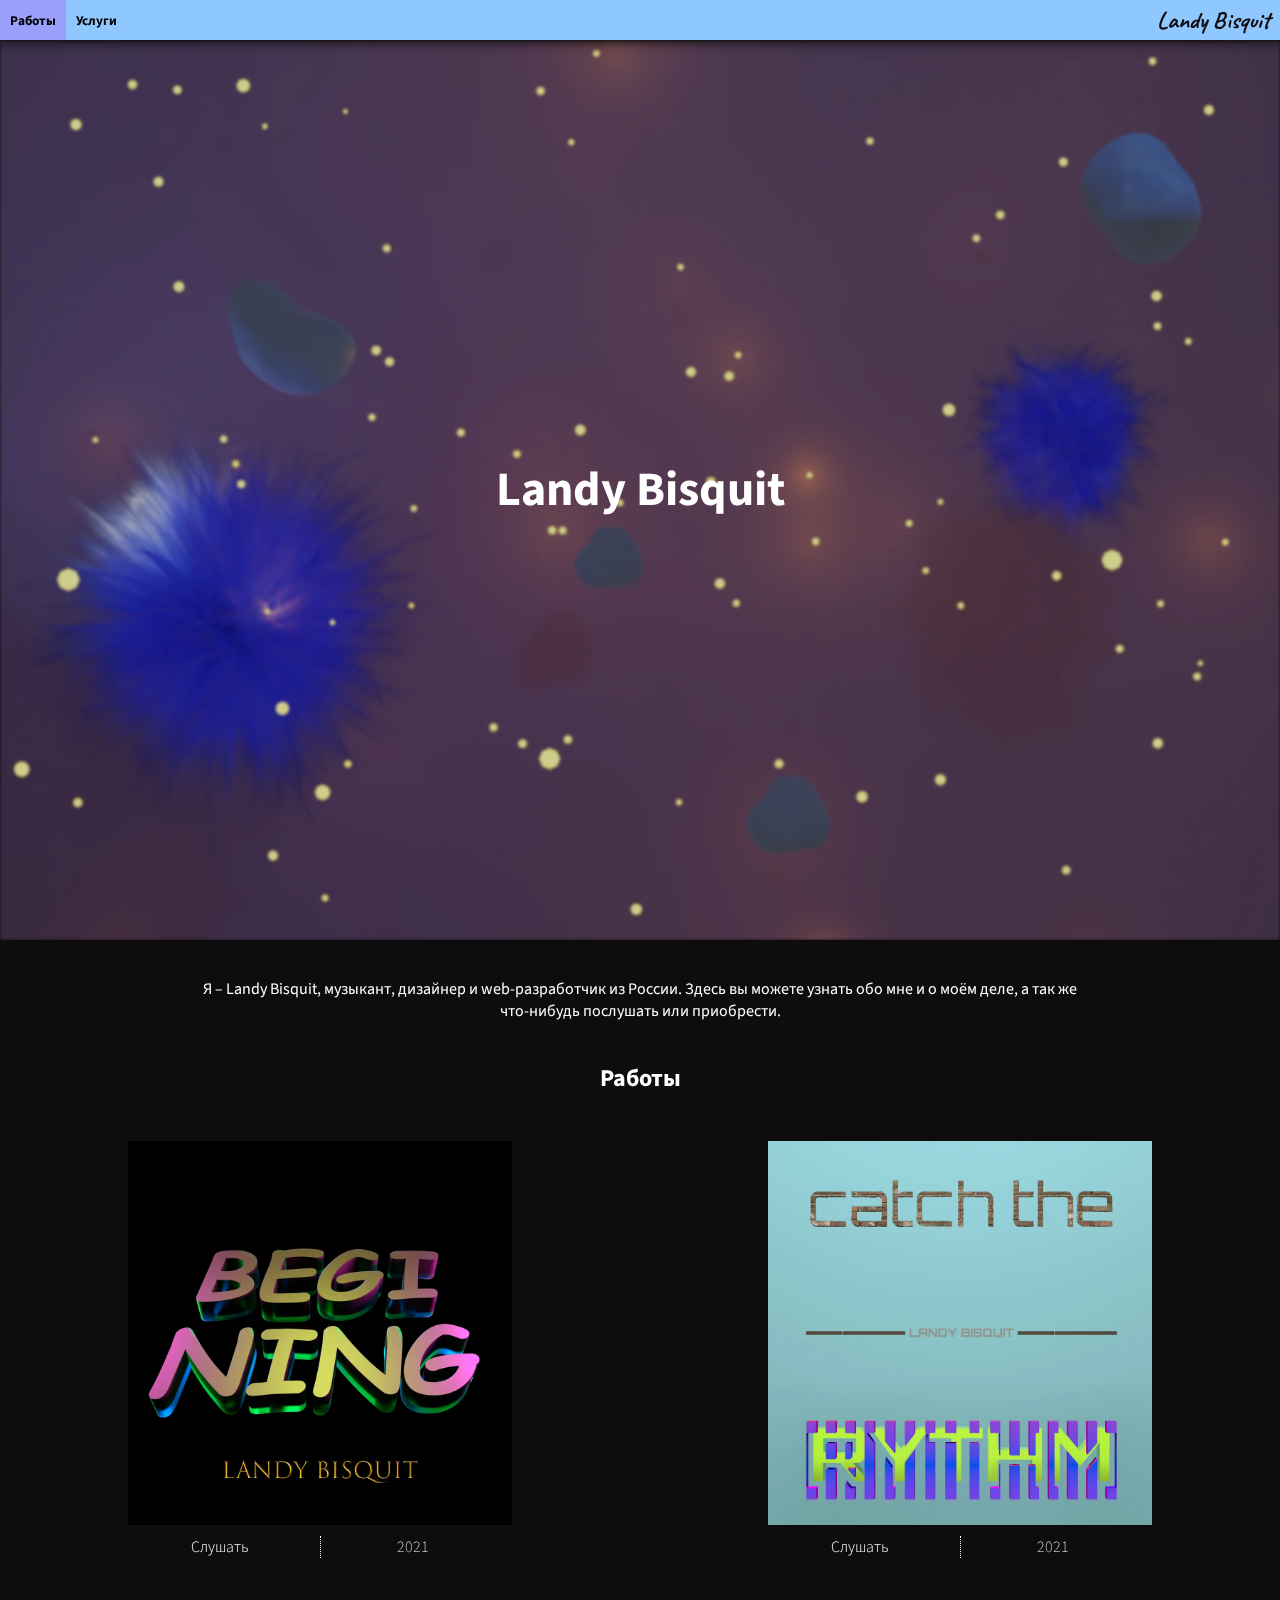
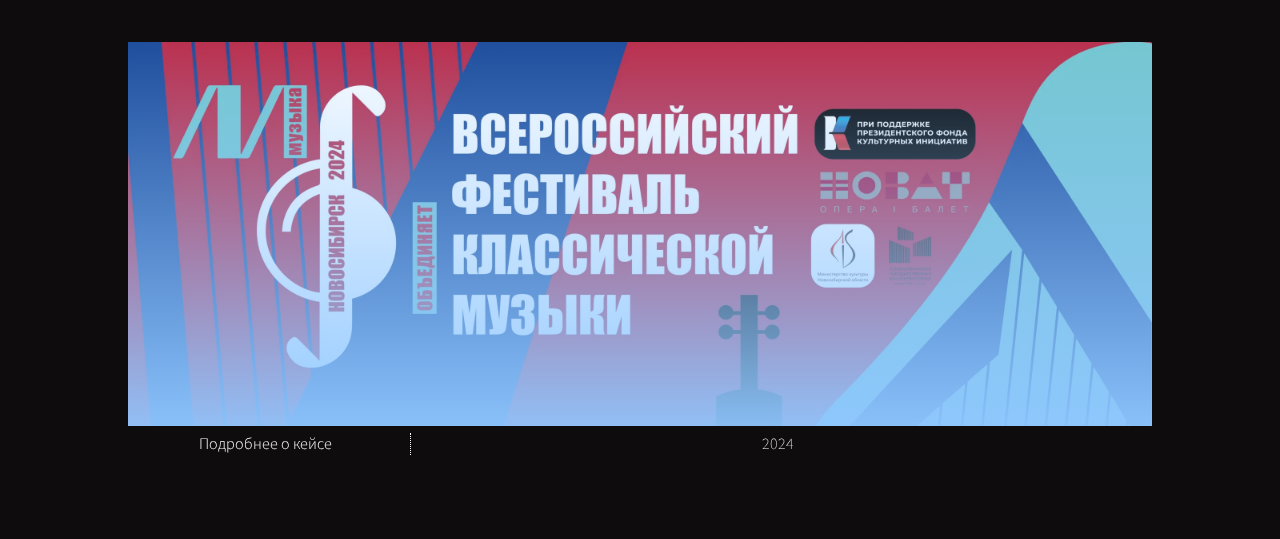
<file: index.html>
<!doctype html>
<html lang="ru-RU">
<head>
	<meta charset="utf-8">
	<meta http-equiv="X-UA-Compatible" content="IE=edge">
	<meta name="viewport" content="width=device-width, initial-scale=1.0"> 
	<title>Landy Bisquit | Главная</title>
	<link rel="icon" href="favicon.svg" type="image/svg+xml">
	<style type="text/css">
	@import url("asset/styles/index.css");
	@import url("asset/styles/mainpage.css");
	</style>
	<script src="script.js" defer></script>
</head>

<body>
	<header>
		<nav class="header">
			<div class="section">
				<button class="buttons 0">Работы</button>
				<button class="buttons 1">Услуги</button>
			</div>
			<div class="section">
				<div class="tittle"><a class="nodecor" href="landybisquit.ru">Landy Bisquit</a></div>
			</div>
		</nav>
	</header>
	<section class="parallax">
		<div class="nomove">
			<img src="asset/background.webp" alt="background">
		</div>
		<div class="text"><h1>Landy Bisquit</h1></div>
	</section>
	<main>
		<p class="desc">Я – Landy Bisquit, музыкант, дизайнер и web-разработчик из России. Здесь вы можете узнать обо мне и о моём деле, а так же что-нибудь послушать или приобрести.</p>
		<div class="pages">
			<section class="pages art">
				<h2>Работы</h2>
				<p></p>
				<div class="mcontainer">
					<div class="mbox">
						<img src="asset/covers/bgn.webp" alt="cover of the «Begining»">
						<div class="mdesc">
							<div class="mlink"><a class="linkm" href="music.html?track=0">Слушать</a><p>2021</p></div>
						</div>
					</div>
					<div class="mbox">
						<img src="asset/covers/ctr.webp" alt="cover of the «Begining»">
						<div class="mdesc">
							<div class="mlink"><a class="linkm" href="music.html?track=1">Слушать</a><p>2021</p></div>
						</div>
					</div>
				</div>
				<div class="dcontainer">
					<div class="dbox">
						<div class="cover"></div>
						<div class="ddesc">
							<div class="dlink"><a class="linkd" href="musicaintegral.html">Подробнее о кейсе</a><p>2024</p></div>
						</div>
					</div>
				</div>
			</section>
			<section class="pages d-n">
				<h2>Услуги</h2>
				<div class="mcontainer">
					<div class="mbox">
						<h3>Разработка веб-сайта</h3>
						<img src="asset/services/webdev.webp" alt="webdev">
					</div>
					<div class="mbox"></div>
				</div>
			</section>
		</div>
	</main>
</body>
</html>
</file>
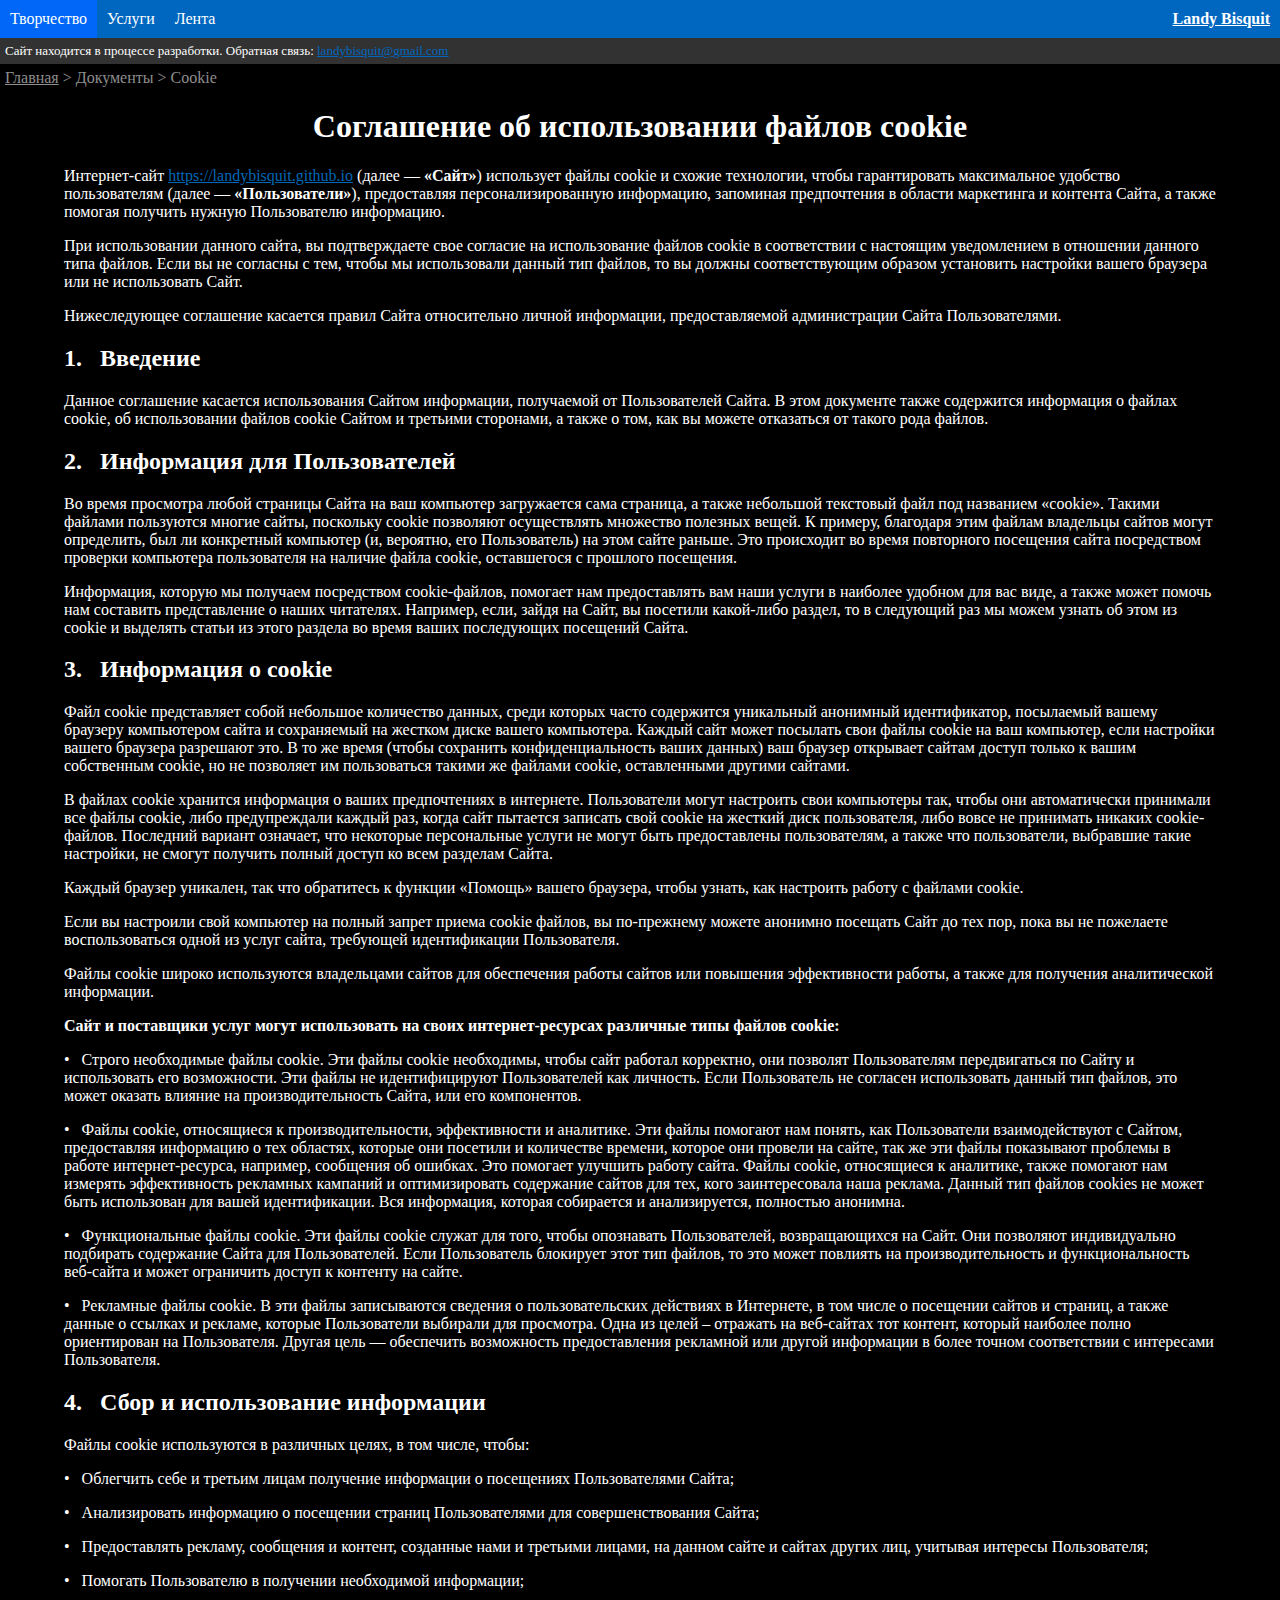
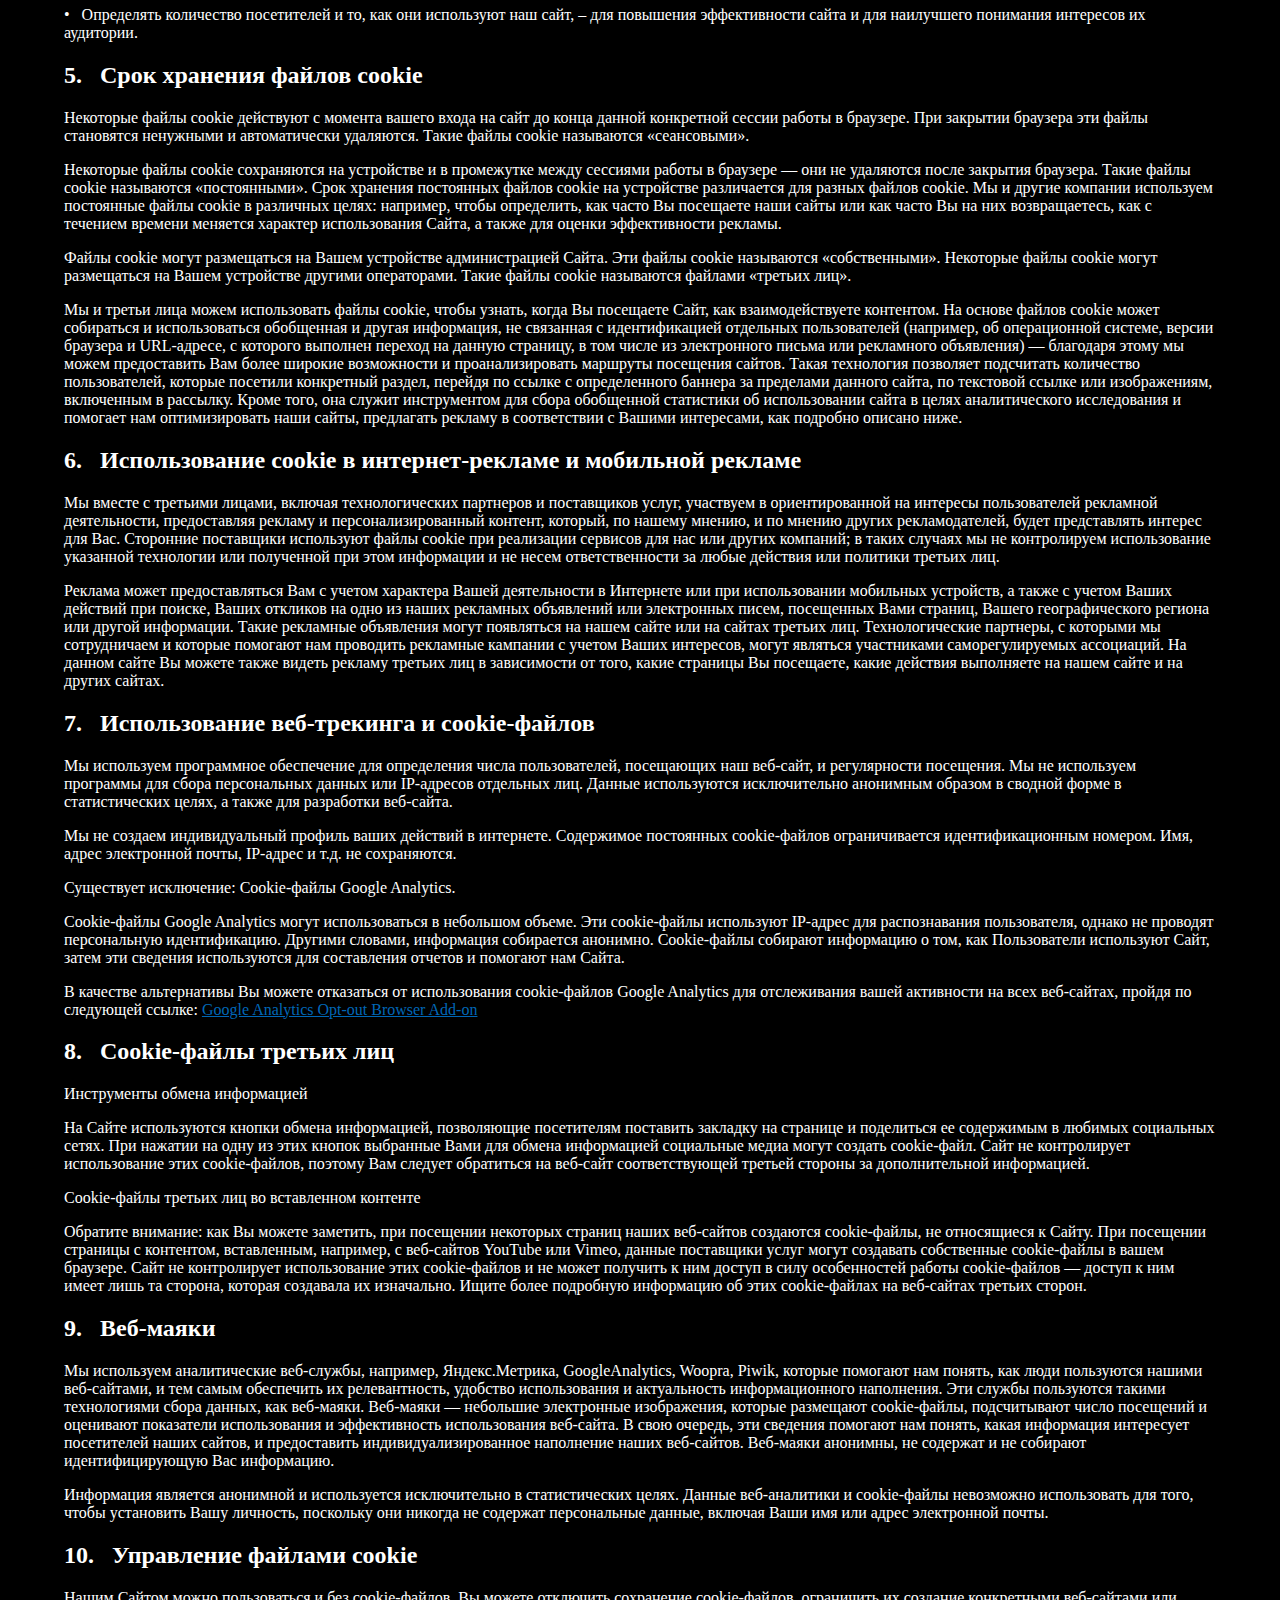
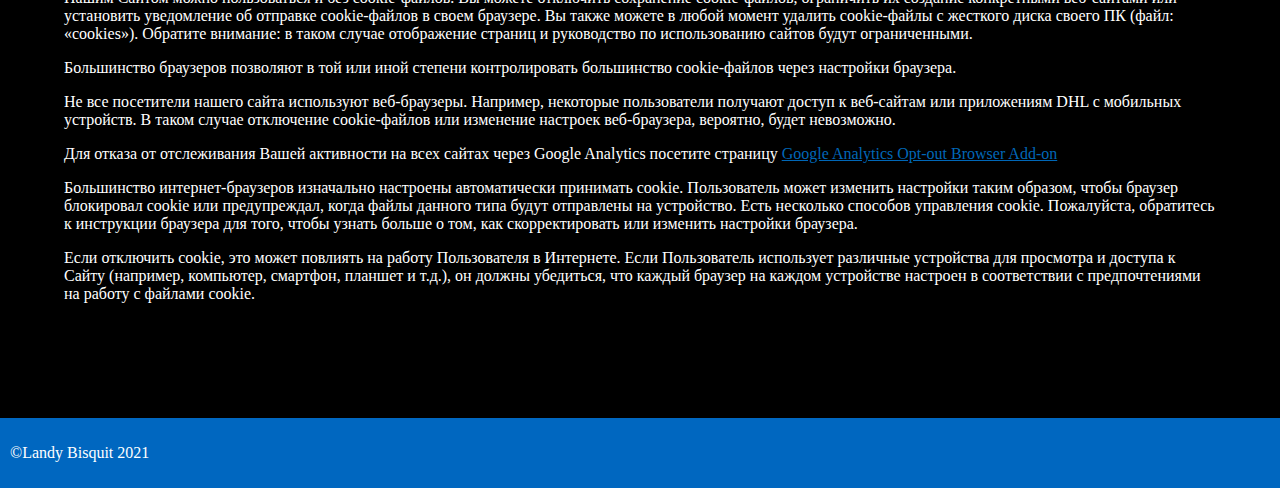
<file: cookie.html>
<!doctype html>
<html>
<head>
<meta charset="utf-8">
<title>Landy Bisquit: oeuvre</title>
	<style>
		html, body {background-color: black; margin: 0; padding: 0; top: 0; left: 0; right:0;}

		.header, .footer{display: flex; justify-content: space-between; padding: 0; background-color: #0067c0; color: white}
		.section {display: flex; align-items: center;}
		.buttons {padding: 10px; transition: .5s; font-family: Comic Sans MS;}
		.buttons a {text-decoration: none;}
		.tittle {margin-right: 10px; font-family: "Segoe Print"; font-weight: bold;}
		.buttons:hover {background-color: #0067f9;}
		.body_notify{
    display: flex;
    justify-content: space-between;
    align-items: center;
    margin-left: 30%;
    margin-right: 30%;
    margin-top: 11%;
    text-align: center;
    background-color: gray;
    border-radius: 20px;
}
		.body_notify p{text-align: center; padding-left: 4%}
		iframe {
    display: flex;
    justify-content: space-between;
    margin: auto;
}
		.notifications {background-color: #323232; }
		.notifications p {
    color: white;
    font-family: "Segoe Print";
    font-size: small;
	padding: 5px;
	margin: 0;
}
		.notifications a {
    color: #0067C0;
    text-decoration: underline;
}
		.filesystem p {
    color: #8E8E8E;
    font-family: "Candara";
    margin: 5px;
}
		.maintext p, H1, H2 {color: white; font-family: Segoe UI;}
		.maintext a {color: #0067B7; font-family: segoe print;}
		.maintext {margin-left: 5%; margin-right: 5%;}
	</style>
</head>

<body>
	<div class="header">
		<div class="section">
		<div class="buttons"><a style="color: white" href="#">Творчество</a></div>
		<div class="buttons"><a style="color: white" href="#">Услуги</a></div>
		<div class="buttons"><a style="color: white" href="#">Лента</a></div>
		</div>
		<div class="section">
		<div class="tittle"><a style="color: white" href="../index.html">Landy Bisquit</a></div>
		</div>
</div>
	<div class="notifications">
		<div class="dev"><p>Сайт находится в процессе разработки. Обратная связь: <a href="mailto:landybisquit@gmail.com">landybisquit@gmail.com</a></p></div>
	</div>
	
	<div class="filesystem"><p><a href="../index.html" style="color: #8E8E8E">Главная</a> &#62; Документы &#62; Cookie</p></div>
	<div class="maintext">
		<div class="container static-content-page">
<h1 style="text-align: center;"><b>Соглашение об использовании файлов cookie</b></h1>
<p>Интернет-сайт <a href="https://landybisquit.github.io">https://landybisquit.github.io</a> (далее — <b>«Сайт»</b>) использует файлы cookie и схожие технологии, чтобы гарантировать максимальное удобство пользователям (далее — <b>«Пользователи»</b>), предоставляя персонализированную информацию, запоминая предпочтения в области маркетинга и контента Сайта, а также помогая получить нужную Пользователю информацию.</p>
<p>При использовании данного сайта, вы подтверждаете свое согласие на использование файлов cookie в соответствии с настоящим уведомлением в отношении данного типа файлов. Если вы не согласны с тем, чтобы мы использовали данный тип файлов, то вы должны соответствующим образом установить настройки вашего браузера или не использовать Сайт.</p>
<p>Нижеследующее соглашение касается правил Сайта относительно личной информации, предоставляемой администрации Сайта Пользователями.</p>

<h2><b>1.&nbsp;&nbsp;&nbsp;Введение</b></h2>

<p>Данное соглашение касается использования Сайтом информации, получаемой от Пользователей Сайта. В этом документе также содержится информация о файлах cookie, об использовании файлов cookie Сайтом и третьими сторонами, а также о том, как вы можете отказаться от такого рода файлов.</p>

<h2><b>2.&nbsp;&nbsp;&nbsp;Информация для Пользователей</b></h2>

<p>Во время просмотра любой страницы Сайта на ваш компьютер загружается сама страница, а также небольшой текстовый файл под названием «cookie». Такими файлами пользуются многие сайты, поскольку cookie позволяют осуществлять множество полезных вещей. К примеру, благодаря этим файлам владельцы сайтов могут определить, был ли конкретный компьютер (и, вероятно, его Пользователь) на этом сайте раньше. Это происходит во время повторного посещения сайта посредством проверки компьютера пользователя на наличие файла cookie, оставшегося с прошлого посещения.</p>

<p>Информация, которую мы получаем посредством cookie-файлов, помогает нам предоставлять вам наши услуги в наиболее удобном для вас виде, а также может помочь нам составить представление о наших читателях. Например, если, зайдя на Сайт, вы посетили какой-либо раздел, то в следующий раз мы можем узнать об этом из cookie и выделять статьи из этого раздела во время ваших последующих посещений Сайта.</p>

<h2><b>3.&nbsp;&nbsp;&nbsp;Информация о cookie</b></h2>

<p>Файл cookie представляет собой небольшое количество данных, среди которых часто содержится уникальный анонимный идентификатор, посылаемый вашему браузеру компьютером сайта и сохраняемый на жестком диске вашего компьютера. Каждый сайт может посылать свои файлы cookie на ваш компьютер, если настройки вашего браузера разрешают это. В то же время (чтобы сохранить конфиденциальность ваших данных) ваш браузер открывает сайтам доступ только к вашим собственным cookie, но не позволяет им пользоваться такими же файлами cookie, оставленными другими сайтами.</p>
<p>В файлах cookie хранится информация о ваших предпочтениях в интернете. Пользователи могут настроить свои компьютеры так, чтобы они автоматически принимали все файлы cookie, либо предупреждали каждый раз, когда сайт пытается записать свой cookie на жесткий диск пользователя, либо вовсе не принимать никаких cookie-файлов. Последний вариант означает, что некоторые персональные услуги не могут быть предоставлены пользователям, а также что пользователи, выбравшие такие настройки, не смогут получить полный доступ ко всем разделам Сайта.</p>
<p>Каждый браузер уникален, так что обратитесь к функции «Помощь» вашего браузера, чтобы узнать, как настроить работу с файлами cookie.</p>
<p>Если вы настроили свой компьютер на полный запрет приема cookie файлов, вы по-прежнему можете анонимно посещать Сайт до тех пор, пока вы не пожелаете воспользоваться одной из услуг сайта, требующей идентификации Пользователя.</p>
<p>Файлы cookie широко используются владельцами сайтов для обеспечения работы сайтов или повышения эффективности работы, а также для получения аналитической информации.</p>
<p><b>Сайт и поставщики услуг могут использовать на своих интернет-ресурсах различные типы файлов cookie:</b></p>

<p>•&nbsp;&nbsp;&nbsp;Строго необходимые файлы cookie. Эти файлы cookie необходимы, чтобы сайт работал корректно, они позволят Пользователям передвигаться по Сайту и использовать его возможности. Эти файлы не идентифицируют Пользователей как личность. Если Пользователь не согласен использовать данный тип файлов, это может оказать влияние на производительность Сайта, или его компонентов.</p>
<p>•&nbsp;&nbsp;&nbsp;Файлы cookie, относящиеся к производительности, эффективности и аналитике. Эти файлы помогают нам понять, как Пользователи взаимодействуют с Сайтом, предоставляя информацию о тех областях, которые они посетили и количестве времени, которое они провели на сайте, так же эти файлы показывают проблемы в работе интернет-ресурса, например, сообщения об ошибках. Это помогает улучшить работу сайта. Файлы cookie, относящиеся к аналитике, также помогают нам измерять эффективность рекламных кампаний и оптимизировать содержание сайтов для тех, кого заинтересовала наша реклама. Данный тип файлов cookies не может быть использован для вашей идентификации. Вся информация, которая собирается и анализируется, полностью анонимна.</p>
<p>•&nbsp;&nbsp;&nbsp;Функциональные файлы cookie. Эти файлы cookie служат для того, чтобы опознавать Пользователей, возвращающихся на Сайт. Они позволяют индивидуально подбирать содержание Сайта для Пользователей. Если Пользователь блокирует этот тип файлов, то это может повлиять на производительность и функциональность веб-сайта и может ограничить доступ к контенту на сайте.</p>
<p>•&nbsp;&nbsp;&nbsp;Рекламные файлы cookie. В эти файлы записываются сведения о пользовательских действиях в Интернете, в том числе о посещении сайтов и страниц, а также данные о ссылках и рекламе, которые Пользователи выбирали для просмотра. Одна из целей – отражать на веб-сайтах тот контент, который наиболее полно ориентирован на Пользователя. Другая цель — обеспечить возможность предоставления рекламной или другой информации в более точном соответствии с интересами Пользователя.</p>

  <h2><b>4.&nbsp;&nbsp;&nbsp;Сбор и использование информации</b></h2>
  
<p>Файлы cookie используются в различных целях, в том числе, чтобы:</p>

<p>•&nbsp;&nbsp;&nbsp;Облегчить себе и третьим лицам получение информации о посещениях Пользователями Сайта;</p>
<p>•&nbsp;&nbsp;&nbsp;Анализировать информацию о посещении страниц Пользователями для совершенствования Сайта;</p>
<p>•&nbsp;&nbsp;&nbsp;Предоставлять рекламу, сообщения и контент, созданные нами и третьими лицами, на данном сайте и сайтах других лиц, учитывая интересы Пользователя;</p>
<p>•&nbsp;&nbsp;&nbsp;Помогать Пользователю в получении необходимой информации;</p>
<p>•&nbsp;&nbsp;&nbsp;Определять количество посетителей и то, как они используют наш сайт, – для повышения эффективности сайта и для наилучшего понимания интересов их аудитории.</p>

  <h2><b>5.&nbsp;&nbsp;&nbsp;Срок хранения файлов cookie</b></h2>

<p>Некоторые файлы cookie действуют с момента вашего входа на сайт до конца данной конкретной сессии работы в браузере. При закрытии браузера эти файлы становятся ненужными и автоматически удаляются. Такие файлы cookie называются «сеансовыми».</p>
<p>Некоторые файлы cookie сохраняются на устройстве и в промежутке между сессиями работы в браузере — они не удаляются после закрытия браузера. Такие файлы cookie называются «постоянными». Срок хранения постоянных файлов cookie на устройстве различается для разных файлов cookie. Мы и другие компании используем постоянные файлы cookie в различных целях: например, чтобы определить, как часто Вы посещаете наши сайты или как часто Вы на них возвращаетесь, как с течением времени меняется характер использования Сайта, а также для оценки эффективности рекламы.</p>
<p>Файлы cookie могут размещаться на Вашем устройстве администрацией Сайта. Эти файлы cookie называются «собственными». Некоторые файлы cookie могут размещаться на Вашем устройстве другими операторами. Такие файлы cookie называются файлами «третьих лиц».</p>
<p>Мы и третьи лица можем использовать файлы cookie, чтобы узнать, когда Вы посещаете Сайт, как взаимодействуете контентом. На основе файлов cookie может собираться и использоваться обобщенная и другая информация, не связанная с идентификацией отдельных пользователей (например, об операционной системе, версии браузера и URL-адресе, с которого выполнен переход на данную страницу, в том числе из электронного письма или рекламного объявления) — благодаря этому мы можем предоставить Вам более широкие возможности и проанализировать маршруты посещения сайтов. Такая технология позволяет подсчитать количество пользователей, которые посетили конкретный раздел, перейдя по ссылке с определенного баннера за пределами данного сайта, по текстовой ссылке или изображениям, включенным в рассылку. Кроме того, она служит инструментом для сбора обобщенной статистики об использовании сайта в целях аналитического исследования и помогает нам оптимизировать наши сайты, предлагать рекламу в соответствии с Вашими интересами, как подробно описано ниже.</p>

  <h2><b>6.&nbsp;&nbsp;&nbsp;Использование cookie в интернет-рекламе и мобильной рекламе</b></h2>
  
<p>Мы вместе с третьими лицами, включая технологических партнеров и поставщиков услуг, участвуем в ориентированной на интересы пользователей рекламной деятельности, предоставляя рекламу и персонализированный контент, который, по нашему мнению, и по мнению других рекламодателей, будет представлять интерес для Вас. Сторонние поставщики используют файлы cookie при реализации сервисов для нас или других компаний; в таких случаях мы не контролируем использование указанной технологии или полученной при этом информации и не несем ответственности за любые действия или политики третьих лиц.</p>
<p>Реклама может предоставляться Вам с учетом характера Вашей деятельности в Интернете или при использовании мобильных устройств, а также с учетом Ваших действий при поиске, Ваших откликов на одно из наших рекламных объявлений или электронных писем, посещенных Вами страниц, Вашего географического региона или другой информации. Такие рекламные объявления могут появляться на нашем сайте или на сайтах третьих лиц. Технологические партнеры, с которыми мы сотрудничаем и которые помогают нам проводить рекламные кампании с учетом Ваших интересов, могут являться участниками саморегулируемых ассоциаций. На данном сайте Вы можете также видеть рекламу третьих лиц в зависимости от того, какие страницы Вы посещаете, какие действия выполняете на нашем сайте и на других сайтах.</p>

  <h2><b>7.&nbsp;&nbsp;&nbsp;Использование веб-трекинга и cookie-файлов</b></h2>
  
<p>Мы используем программное обеспечение для определения числа пользователей, посещающих наш веб-сайт, и регулярности посещения. Мы не используем программы для сбора персональных данных или IP-адресов отдельных лиц. Данные используются исключительно анонимным образом в сводной форме в статистических целях, а также для разработки веб-сайта.</p>
<p>Мы не создаем индивидуальный профиль ваших действий в интернете. Содержимое постоянных cookie-файлов ограничивается идентификационным номером. Имя, адрес электронной почты, IP-адрес и т.д. не сохраняются.</p>
<p>Существует исключение: Cookie-файлы Google Analytics.</p>
<p>Cookie-файлы Google Analytics могут использоваться в небольшом объеме. Эти cookie-файлы используют IP-адрес для распознавания пользователя, однако не проводят персональную идентификацию. Другими словами, информация собирается анонимно. Cookie-файлы собирают информацию о том, как Пользователи используют Сайт, затем эти сведения используются для составления отчетов и помогают нам Сайта.</p>
<p>В качестве альтернативы Вы можете отказаться от использования cookie-файлов Google Analytics для отслеживания вашей активности на всех веб-сайтах, пройдя по следующей ссылке: <a href="http://tools.google.com/dlpage/gaoptout">Google Analytics Opt-out Browser Add-on</a></p>

  <h2><b>8.&nbsp;&nbsp;&nbsp;Cookie-файлы третьих лиц</b></h2>
  
<p>Инструменты обмена информацией</p>
<p>На Сайте используются кнопки обмена информацией, позволяющие посетителям поставить закладку на странице и поделиться ее содержимым в любимых социальных сетях. При нажатии на одну из этих кнопок выбранные Вами для обмена информацией социальные медиа могут создать cookie-файл. Сайт не контролирует использование этих cookie-файлов, поэтому Вам следует обратиться на веб-сайт соответствующей третьей стороны за дополнительной информацией.</p>
<p>Cookie-файлы третьих лиц во вставленном контенте</p>
<p>Обратите внимание: как Вы можете заметить, при посещении некоторых страниц наших веб-сайтов создаются cookie-файлы, не относящиеся к Сайту. При посещении страницы с контентом, вставленным, например, с веб-сайтов YouTube или Vimeo, данные поставщики услуг могут создавать собственные cookie-файлы в вашем браузере. Сайт не контролирует использование этих cookie-файлов и не может получить к ним доступ в силу особенностей работы cookie-файлов — доступ к ним имеет лишь та сторона, которая создавала их изначально. Ищите более подробную информацию об этих cookie-файлах на веб-сайтах третьих сторон.</p>

  <h2><b>9.&nbsp;&nbsp;&nbsp;Веб-маяки</b></h2>

<p>Мы используем аналитические веб-службы, например, Яндекс.Метрика, GoogleAnalytics, Woopra, Piwik, которые помогают нам понять, как люди пользуются нашими веб-сайтами, и тем самым обеспечить их релевантность, удобство использования и актуальность информационного наполнения. Эти службы пользуются такими технологиями сбора данных, как веб-маяки. Веб-маяки — небольшие электронные изображения, которые размещают cookie-файлы, подсчитывают число посещений и оценивают показатели использования и эффективность использования веб-сайта. В свою очередь, эти сведения помогают нам понять, какая информация интересует посетителей наших сайтов, и предоставить индивидуализированное наполнение наших веб-сайтов. Веб-маяки анонимны, не содержат и не собирают идентифицирующую Вас информацию.</p>
<p>Информация является анонимной и используется исключительно в статистических целях. Данные веб-аналитики и cookie-файлы невозможно использовать для того, чтобы установить Вашу личность, поскольку они никогда не содержат персональные данные, включая Ваши имя или адрес электронной почты.</p>

  <h2><b>10.&nbsp;&nbsp;&nbsp;Управление файлами cookie</b></h2>

<p>Нашим Сайтом можно пользоваться и без cookie-файлов. Вы можете отключить сохранение cookie-файлов, ограничить их создание конкретными веб-сайтами или установить уведомление об отправке cookie-файлов в своем браузере. Вы также можете в любой момент удалить cookie-файлы с жесткого диска своего ПК (файл: «cookies»). Обратите внимание: в таком случае отображение страниц и руководство по использованию сайтов будут ограниченными.</p>
<p>Большинство браузеров позволяют в той или иной степени контролировать большинство cookie-файлов через настройки браузера.</p>
<p>Не все посетители нашего сайта используют веб-браузеры. Например, некоторые пользователи получают доступ к веб-сайтам или приложениям DHL с мобильных устройств. В таком случае отключение cookie-файлов или изменение настроек веб-браузера, вероятно, будет невозможно.</p>
<p>Для отказа от отслеживания Вашей активности на всех сайтах через Google Analytics посетите страницу <a href="http://tools.google.com/dlpage/gaoptout">Google Analytics Opt-out Browser Add-on</a></p>
<p>Большинство интернет-браузеров изначально настроены автоматически принимать cookie. Пользователь может изменить настройки таким образом, чтобы браузер блокировал cookie или предупреждал, когда файлы данного типа будут отправлены на устройство. Есть несколько способов управления cookie. Пожалуйста, обратитесь к инструкции браузера для того, чтобы узнать больше о том, как скорректировать или изменить настройки браузера.</p>
<p style="margin-bottom: 10%">Если отключить cookie, это может повлиять на работу Пользователя в Интернете. Если Пользователь использует различные устройства для просмотра и доступа к Сайту (например, компьютер, смартфон, планшет и т.д.), он должны убедиться, что каждый браузер на каждом устройстве настроен в соответствии с предпочтениями на работу с файлами cookie.</p>

</div>
</div>
<div class="footer">
	<div class="section"><div class="buttons"><p>&copy;Landy Bisquit 2021</p></div></div>
</div>
</body>
</html>
</file>
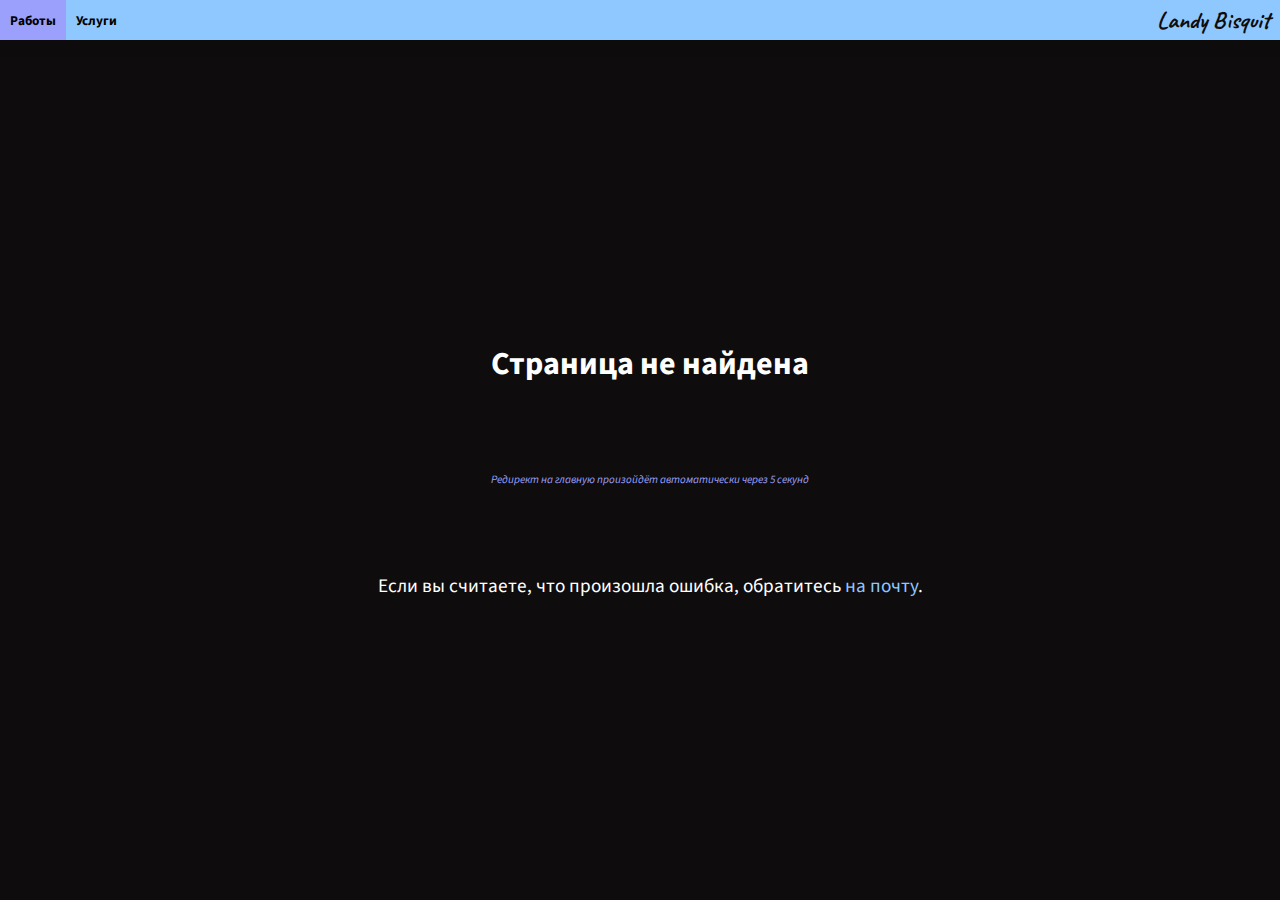
<file: music.html>
<!DOCTYPE html>
<html lang="ru-RU" class="scroll-block">
<head>
    <meta charset="UTF-8">
    <meta http-equiv="X-UA-Compatible" content="IE=edge">
    <meta name="viewport" content="width=device-width, initial-scale=1.0">
    <title>Landy Bisquit | </title>
	<link rel="icon" href="favicon.svg" type="image/svg+xml">
	<style type="text/css">
	@import url("asset/styles/index.css");
	@import url("asset/styles/music.css");
	</style>
	<script src="music.js" defer></script>
</head>
<body>
    <header>
		<nav class="header">
		<div class="section">
		<button class="buttons 0">Работы</button>
		<button class="buttons 1">Услуги</button>
		</div>
		<div class="section">
		<div class="tittle"><a class="nodecor" href="landybisquit.ru">Landy Bisquit</a></div>
		</div>
	</nav>
	</header>
    <main class="musicp">
        <div class="loading d-n"></div>
        <section id="content">
            <h1>Страница не найдена</h1>
			<p class="redirection">Редирект на главную произойдёт автоматически через 5 секунд</p>
			<p class="mtext">Если вы считаете, что произошла ошибка, обратитесь <a class="mail" href="mailto:landybisquit@gmail.com">на почту</a>.</p>
        </section>
    </main>
</body>
</html>
</file>
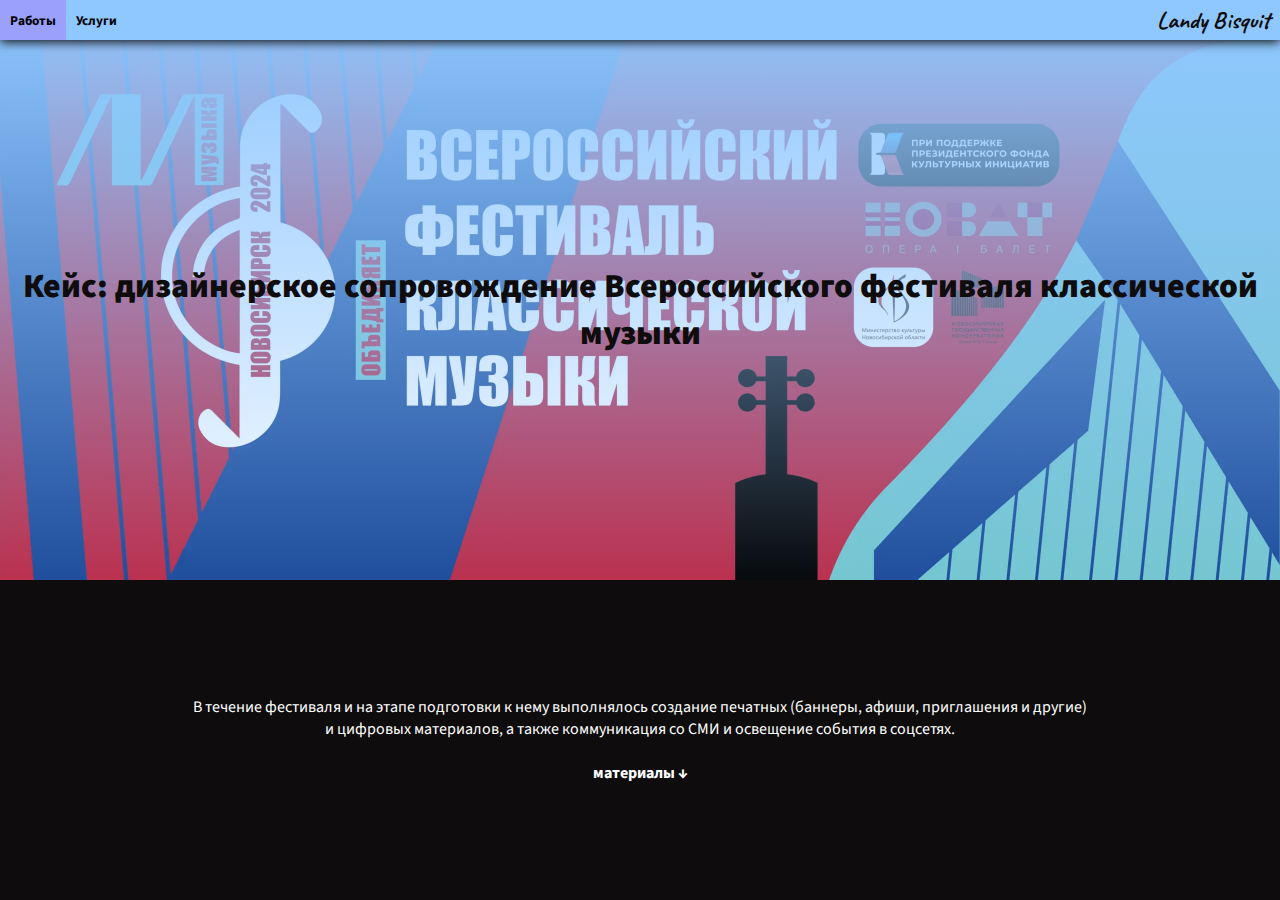
<file: musicaintegral.html>
<!doctype html>
<html lang="ru-RU">
<head>
	<meta charset="utf-8">
	<meta http-equiv="X-UA-Compatible" content="IE=edge">
	<meta name="viewport" content="width=device-width, initial-scale=1.0"> 
	<title>Landy Bisquit | Musica Integral</title>
	<link rel="icon" href="favicon.svg" type="image/svg+xml">
	<style type="text/css">
	@import url("asset/styles/index.css");
	@import url("asset/styles/musint.css");
	</style>
	<script src="script.js" defer></script>
</head>

<body>
	<header>
		<nav class="header">
			<div class="section">
				<button class="buttons 0">Работы</button>
				<button class="buttons 1">Услуги</button>
			</div>
			<div class="section">
				<div class="tittle"><a class="nodecor" href="./index.html">Landy Bisquit</a></div>
			</div>
		</nav>
	</header>
	<section class="cover">
		<h1>
			Кейс: дизайнерское сопровождение 
			Всероссийского фестиваля классической музыки
		</h1>
		<p>
			В течение фестиваля и на этапе подготовки к 
			нему выполнялось создание печатных 
			(баннеры, афиши, приглашения и другие) и цифровых
			материалов, а также коммуникация со СМИ и 
			освещение события в соцсетях. <br> <br>
			<b>материалы ↓</b>
		</p>
	</section>
	<main>
		
	</main>
</body>
</html>
</file>
